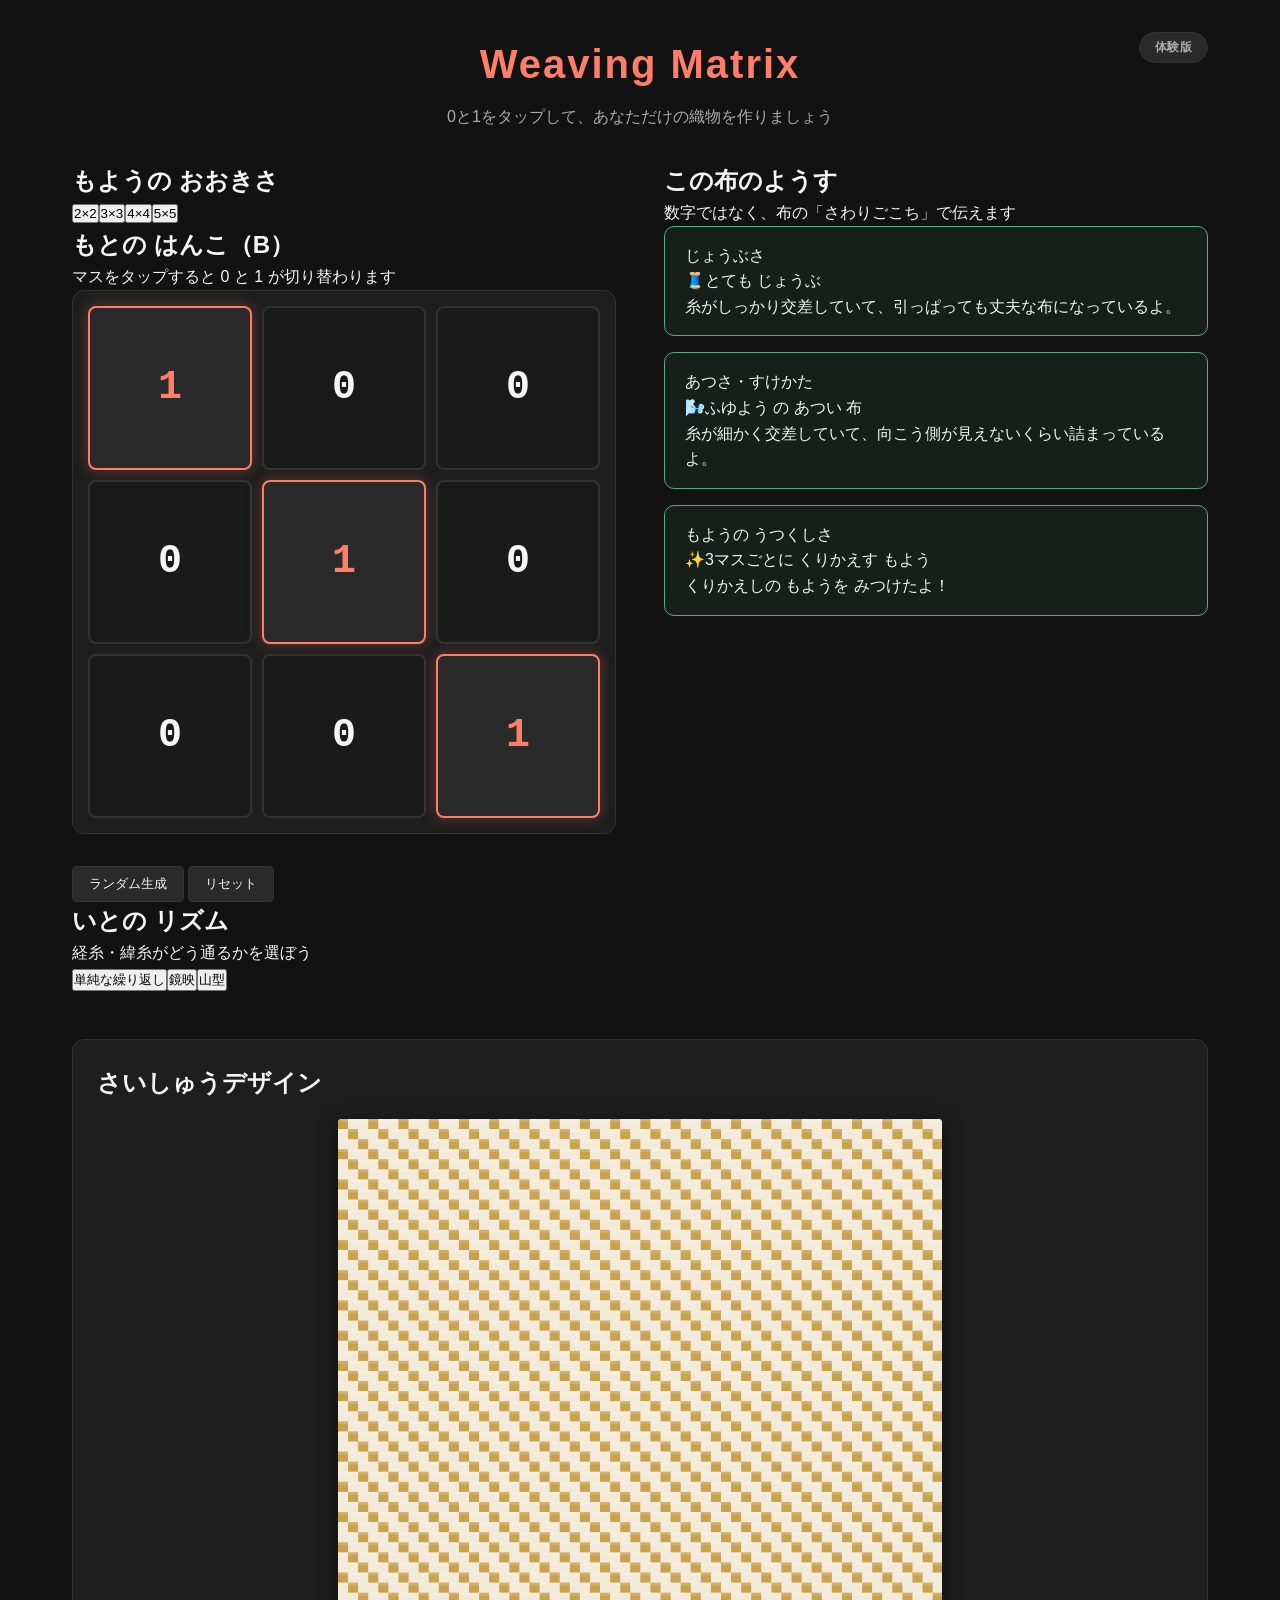
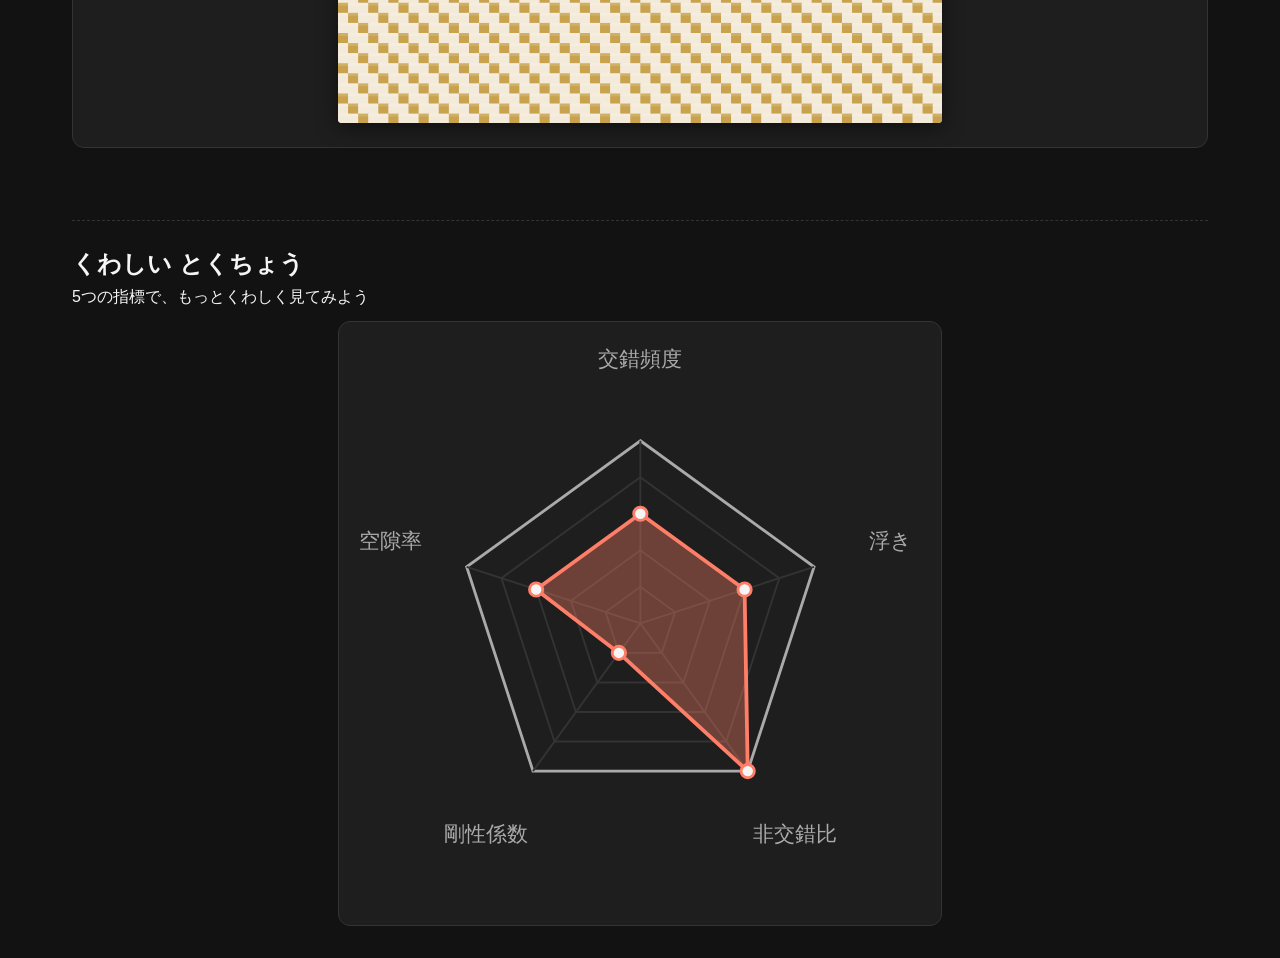
<file: index.html>
<!DOCTYPE html>
<html lang="ja">
<head>
  <meta charset="UTF-8">
  <meta name="viewport" content="width=device-width, initial-scale=1.0">
  <title>Weaving Matrix - 行列織物シミュレーター</title>

  <!-- CSSの読み込み -->
  <link rel="stylesheet" href="css/layout.css">
  <link rel="stylesheet" href="css/components.css">
  <link rel="stylesheet" href="css/animations.css">
  <link rel="stylesheet" href="css/style.css">
</head>
<body>
  <div class="app-container">

    <!-- ヘッダー部分 -->
    <header class="app-header">
      <!-- 現在のモード表示（体験版/展示モード）: app.jsのsetupModeBadge()がテキストを設定 -->
      <span id="mode-badge" class="mode-badge"></span>
      <h1>Weaving Matrix</h1>
      <p>0と1をタップして、あなただけの織物を作りましょう</p>
    </header>

    <!-- メインコンテンツ -->
    <main class="main-content">

      <!-- 左側：入力パネル -->
      <section class="left-panel">

        <h2>もようの おおきさ</h2>
        <!-- サイズ選択ボタン（2x2, 3x3, 4x4, 5x5）: MatrixInputUI.js が動的生成 -->
        <div id="size-tabs" class="size-tabs"></div>

        <h2>もとの はんこ（B）</h2>
        <p class="hint-text">マスをタップすると 0 と 1 が切り替わります</p>
        <!-- Bのマス目: MatrixInputUI.js が動的生成 -->
        <div id="matrix-grid" class="matrix-grid"></div>

        <!-- ランダム生成・リセットボタン -->
        <div class="button-row">
          <button id="btn-random" class="btn-secondary">ランダム生成</button>
          <button id="btn-reset" class="btn-secondary">リセット</button>
        </div>

        <h2>いとの リズム</h2>
        <p class="hint-text">経糸・緯糸がどう通るかを選ぼう</p>
        <!-- パターン選択（ストレート/鏡映/山型）: MatrixInputUI.js が動的生成 -->
        <div id="pattern-tabs" class="pattern-tabs"></div>

      </section>

      <!-- 右側：織物評価 -->
      <section class="right-panel">
        <div class="evaluation-section">
          <h2>この布のようす</h2>
          <p class="hint-text">数字ではなく、布の「さわりごこち」で伝えます</p>

          <!-- じょうぶさ -->
          <div id="strengthCard" class="fabric-card">
            <div class="label">じょうぶさ</div>
            <div class="state"><span class="icon">🧵</span><span id="strengthText">かんせいを まってね</span></div>
            <div class="sub" id="strengthSub"></div>
          </div>

          <!-- あつさ・すけかた -->
          <div id="densityCard" class="fabric-card">
            <div class="label">あつさ・すけかた</div>
            <div class="state"><span class="icon">🌬️</span><span id="densityText">かんせいを まってね</span></div>
            <div class="sub" id="densitySub"></div>
          </div>

          <!-- もようの うつくしさ -->
          <div id="beautyCard" class="fabric-card">
            <div class="label">もようの うつくしさ</div>
            <div class="state"><span class="icon">✨</span><span id="beautyText">かんせいを まってね</span></div>
            <div class="sub sparkle" id="beautySparkle">くりかえしの もようを みつけたよ！</div>
          </div>

        </div>
      </section>

      <section class="visualization-section" aria-labelledby="design-heading">
        <h2 id="design-heading">さいしゅうデザイン</h2>
        <div class="canvas-wrapper">
          <canvas id="weaveCanvas"></canvas>
        </div>
      </section>

      <section class="radar-chart-section" aria-labelledby="radar-heading">
        <h2 id="radar-heading">くわしい とくちょう</h2>
        <p class="hint-text">5つの指標で、もっとくわしく見てみよう</p>
        <div id="radar-chart" class="radar-chart-container"></div>
        <div class="action-buttons">
          <button id="btn-save" class="primary-btn">作品を保存</button>
          <button id="btn-print" class="primary-btn secondary-action" disabled>印刷</button>
        </div>
      </section>

    </main>
  </div>

  <!-- 通知用ポップアップ（非表示） -->
  <div id="notification" class="notification hidden">
    <span id="notificationMessage">処理中...</span>
  </div>

  <!-- 印刷用の一時レイアウト領域（画面には表示されない。PrintManager.jsが動的に生成） -->
  <div id="printArea" class="hidden-print"></div>

  <!-- JavaScriptの読み込み -->
  <!-- 外部ライブラリ（QRコード生成用・印刷カードで使用） -->
  <script src="js/utils/qrcode.min.js"></script>
  <!-- メインスクリプト（モジュールとして読み込み） -->
  <script type="module" src="js/app.js"></script>
</body>
</html>
</file>
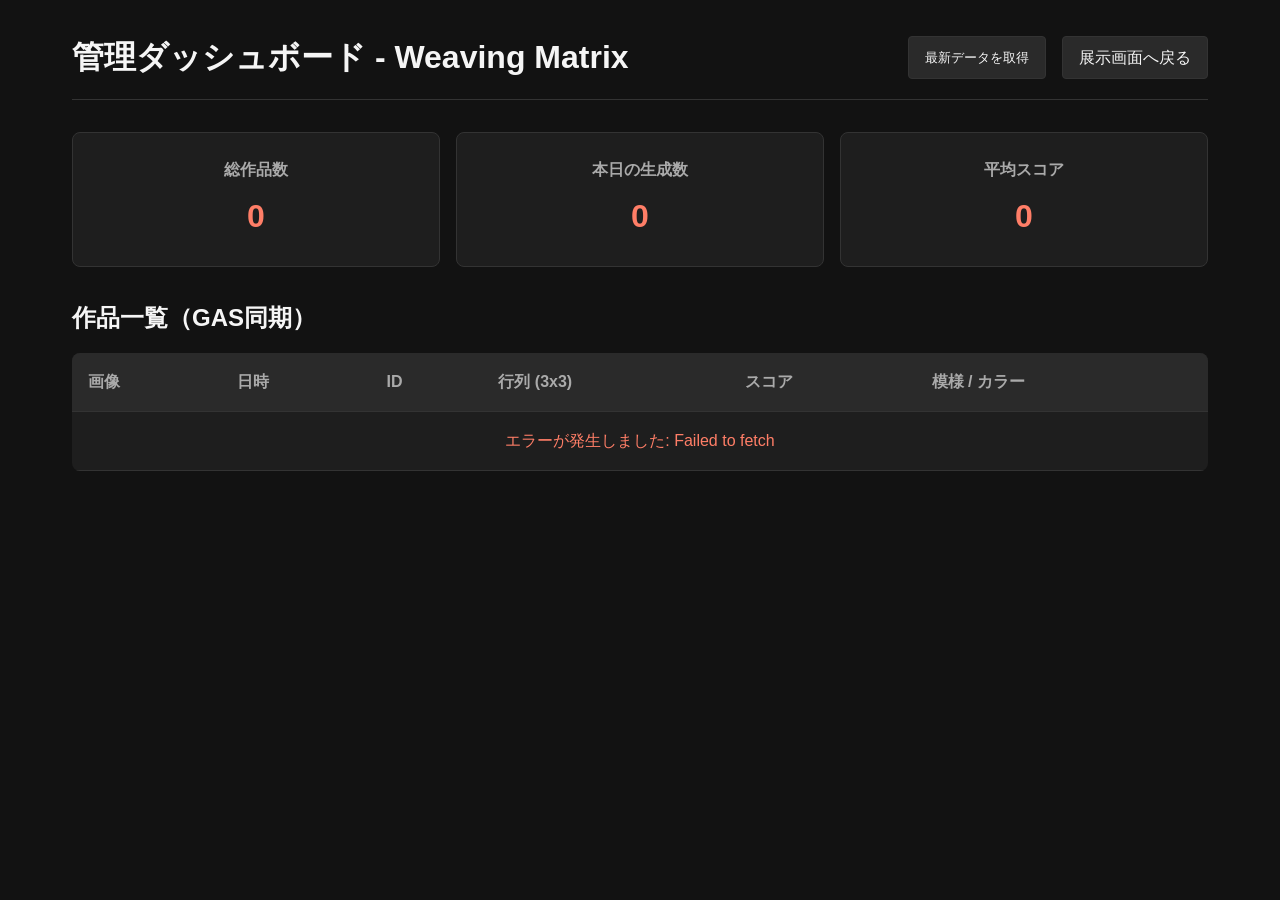
<file: admin.html>
<!DOCTYPE html>
<html lang="ja">
<head>
  <meta charset="UTF-8">
  <meta name="viewport" content="width=device-width, initial-scale=1.0">
  <title>管理ダッシュボード - Weaving Matrix</title>
  
  <!-- CSSの読み込み (展示画面と共通のコンポーネントも利用) -->
  <link rel="stylesheet" href="css/layout.css">
  <link rel="stylesheet" href="css/components.css">
  <link rel="stylesheet" href="css/style.css">
  
  <style>
    /* 管理画面特有の簡易スタイル（必要に応じてcssに分離） */
    .admin-container {
      padding: 2rem;
      max-width: 1200px;
      margin: 0 auto;
      color: var(--text-main);
    }
    .admin-header {
      display: flex;
      justify-content: space-between;
      align-items: center;
      margin-bottom: 2rem;
      padding-bottom: 1rem;
      border-bottom: 1px solid var(--border-color);
    }
    .admin-stats {
      display: grid;
      grid-template-columns: repeat(auto-fit, minmax(200px, 1fr));
      gap: 1rem;
      margin-bottom: 2rem;
    }
    .stat-card {
      background: var(--bg-panel);
      padding: 1.5rem;
      border-radius: 8px;
      border: 1px solid var(--border-color);
      text-align: center;
    }
    .stat-card h3 { font-size: 1rem; color: var(--text-sub); }
    .stat-card p { font-size: 2rem; font-weight: bold; color: var(--accent-primary); margin-top: 0.5rem; }
    
    .admin-table {
      width: 100%;
      border-collapse: collapse;
      background: var(--bg-panel);
      border-radius: 8px;
      overflow: hidden;
    }
    .admin-table th, .admin-table td {
      padding: 1rem;
      text-align: left;
      border-bottom: 1px solid var(--border-color);
    }
    .admin-table th {
      background: var(--bg-panel-hover);
      color: var(--text-sub);
    }
    .admin-table tr:hover { background: rgba(255,255,255,0.05); }
    .thumbnail {
      width: 50px;
      height: 50px;
      object-fit: cover;
      border-radius: 4px;
    }
    .nav-buttons {
      display: flex;
      gap: 1rem;
    }
  </style>
</head>
<body class="admin-body">
  <div class="admin-container">
    
    <!-- ヘッダー -->
    <header class="admin-header">
      <h1>管理ダッシュボード - Weaving Matrix</h1>
      <div class="nav-buttons">
        <button id="refreshBtn" class="btn-secondary">最新データを取得</button>
        <a href="index.html" class="btn-secondary" style="text-decoration: none; text-align: center;">展示画面へ戻る</a>
      </div>
    </header>

    <!-- メインコンテンツ -->
    <main>
      <!-- 統計情報 -->
      <section class="admin-stats">
        <div class="stat-card">
          <h3>総作品数</h3>
          <p id="totalWorksCount">0</p>
        </div>
        <div class="stat-card">
          <h3>本日の生成数</h3>
          <p id="todayWorksCount">0</p>
        </div>
        <div class="stat-card">
          <h3>平均スコア</h3>
          <p id="averageScore">0</p>
        </div>
      </section>

      <!-- ギャラリー / データテーブル -->
      <section class="admin-gallery">
        <h2>作品一覧（GAS同期）</h2>
        <div style="overflow-x: auto; margin-top: 1rem;">
          <table class="admin-table">
            <thead>
              <tr>
                <th>画像</th>
                <th>日時</th>
                <th>ID</th>
                <th>行列 (3x3)</th>
                <th>スコア</th>
                <th>模様 / カラー</th>
              </tr>
            </thead>
            <tbody id="worksTableBody">
              <tr>
                <td colspan="6" style="text-align: center; color: var(--text-sub);">
                  「最新データを取得」ボタンを押してGASからデータをロードしてください。
                </td>
              </tr>
            </tbody>
          </table>
        </div>
      </section>
    </main>

  </div>

  <!-- 管理画面用スクリプトの読み込み -->
  <script type="module">
    import { AdminUI } from './js/components/AdminUI.js';
    document.addEventListener('DOMContentLoaded', () => {
      // AdminUIの初期化 (後ほど⑤で実装します)
      const adminUI = new AdminUI();
    });
  </script>
</body>
</html>
</file>
<file: css/layout.css>
/*
 * layout.css
 * アプリケーション全体のレイアウト、CSS変数（テーマカラー）、ベーススタイルを定義
 */

/* =========================================================
   CSS変数 (テーマ設定)
========================================================= */
:root {
  /* 背景色 */
  --bg-base: #121212;
  --bg-panel: #1e1e1e;
  --bg-panel-hover: #2a2a2a;
  
  /* テキストカラー */
  --text-main: #f5f5f5;
  --text-sub: #aaaaaa;
  
  /* アクセントカラー (サイエンスミュージアム風のオレンジ/コーラル系) */
  --accent-primary: #ff7e67;
  --accent-secondary: #00b4d8;
  
  /* 枠線など */
  --border-color: #333333;
}

/* =========================================================
   ベーススタイル (Reset & Base)
========================================================= */
* {
  box-sizing: border-box;
  margin: 0;
  padding: 0;
}

html {
  min-width: 0;
  min-height: 100%;
  overflow-x: hidden;
}

body {
  font-family: 'Helvetica Neue', Arial, 'Hiragino Kaku Gothic ProN', 'Hiragino Sans', Meiryo, sans-serif;
  background-color: var(--bg-base);
  color: var(--text-main);
  line-height: 1.6;
  min-height: 100vh;
  min-width: 0;
  overflow-x: hidden;
  overflow-y: auto;
}

/* =========================================================
   メインレイアウト (App Layout)
========================================================= */
.app-container {
  width: min(1200px, 100%);
  margin: 0 auto;
  padding: 2rem;
  display: flex;
  flex-direction: column;
  min-height: 100vh;
}

.app-header {
  position: relative; /* .mode-badge を右上に絶対配置するための基準 */
  text-align: center;
  margin-bottom: 2rem;
}

.app-header h1 {
  font-size: 2.5rem;
  color: var(--accent-primary);
  margin-bottom: 0.5rem;
  letter-spacing: 2px;
}

.app-header p {
  color: var(--text-sub);
  font-size: 1rem;
}

/* 2カラムレイアウト (PC表示) */
.main-content {
  display: grid;
  grid-template-columns: repeat(2, minmax(0, 1fr));
  gap: 3rem;
  flex: 1;
  align-items: start;
}

/* 左側パネル (入力) / 右側パネル (結果) */
.left-panel, .right-panel {
  display: flex;
  flex-direction: column;
  min-width: 0;
}

/* =========================================================
   キャンバスエリア (Canvas Area)
========================================================= */
.visualization-section {
  grid-column: 1 / -1;
  background: var(--bg-panel);
  padding: 1.5rem;
  border-radius: 12px;
  border: 1px solid var(--border-color);
  margin: 0;
  display: flex;
  flex-direction: column;
  justify-content: center;
  align-items: center;
}

.canvas-wrapper {
  width: 100%;
  max-width: 960px;
  margin-inline: auto;
  /* 正方形を維持 */
  aspect-ratio: 1 / 1;
  background-color: #ffffff;
  border-radius: 4px;
  overflow: auto;
  box-shadow: 0 4px 20px rgba(0, 0, 0, 0.5);
  position: relative;
}

#weaveCanvas {
  width: 100%;
  height: 100%;
  display: block;
}

/* =========================================================
   印刷用非表示領域
========================================================= */
.hidden-print {
  display: none !important;
}

/* =========================================================
   レスポンシブデザイン (スマホ・タブレット対応)
========================================================= */
@media (max-width: 850px) {
  .app-container {
    padding: 1rem;
  }

  .main-content {
    grid-template-columns: 1fr; /* 1カラム（縦並び）に変更 */
    gap: 2rem;
  }

  .app-header h1 {
    font-size: 2rem;
  }

  .action-buttons {
    grid-template-columns: 1fr;
    gap: 0;
  }
}

.visualization-section h2 {
  align-self: flex-start;
  margin-bottom: 1rem;
}

.radar-chart-section {
  grid-column: 1 / -1;
}

.action-buttons {
  display: grid;
  /* auto-fit: 印刷ボタンがdisplay:noneで消えている場合(通常モード)は
     自動的に1列(全幅)になり、レイアウトが崩れない */
  grid-template-columns: repeat(auto-fit, minmax(160px, 1fr));
  gap: 1rem;
}

.action-buttons .primary-btn {
  margin-top: 1.25rem;
}

.secondary-action {
  background-color: var(--accent-secondary);
}

.secondary-action:hover:not(:disabled) {
  background-color: #0098b8;
}

.primary-btn:disabled {
  cursor: not-allowed;
  opacity: 0.55;
}

/* =========================================================
   レスポンシブデザイン (ノートPC・デスクトップ向け最適化)
   ※ レイアウトの縦積み構造(見出し→入力/評価パネル→キャンバス→
   　 レーダーチャート)自体は変更しない。横幅1100px以上では、
   　 「さいしゅうデザイン」(キャンバス)と「くわしい とくちょう」
   　 (レーダーチャート)を実寸16cm四方で表示する。
   　 行列パネル(.matrix-grid)と評価カード(.fabric-card)は、
   　 このレスポンシブ対応を入れる前の初期状態のサイズのまま
   　 (このブロックでは一切上書きしない)。
========================================================= */
@media (min-width: 1100px) {
  /* CSSのcm単位は1cm=96px/2.54で解決される(印刷スタイルのmm指定と同じ考え方) */
  .canvas-wrapper {
    max-width: 16cm;
  }

  .radar-chart-container {
    max-width: 16cm;
    margin-inline: auto;
  }
}
</file>
<file: css/components.css>
/*
 * components.css
 * ボタン、入力マス、パネルなど、独立したUI部品のスタイルを定義
 */

/* =========================================================
   モード表示バッジ (体験版 / 展示モード)
   ※ app.js の setupModeBadge() がテキストと
   　 .mode-badge--festival の付与を制御する。
========================================================= */
.mode-badge {
  position: absolute;
  top: 0;
  right: 0;
  display: inline-block;
  padding: 0.3rem 0.9rem;
  border-radius: 999px;
  font-size: 0.75rem;
  font-weight: bold;
  letter-spacing: 0.05em;
  color: var(--text-sub, #aaa);
  background: var(--bg-panel-hover, #2a2a2a);
  border: 1px solid var(--border-color, #333);
  white-space: nowrap;
}

.mode-badge--festival {
  color: #fff;
  background: var(--accent-secondary, #00b4d8);
  border-color: var(--accent-secondary, #00b4d8);
}

/* =========================================================
   ボタン (Buttons)
========================================================= */
.primary-btn {
  display: block;
  width: 100%;
  padding: 1rem;
  background-color: var(--accent-primary, #ff7e67);
  color: #fff;
  border: none;
  border-radius: 8px;
  font-size: 1.1rem;
  font-weight: bold;
  cursor: pointer;
  transition: background-color 0.3s ease, transform 0.1s ease;
  box-shadow: 0 4px 6px rgba(0, 0, 0, 0.1);
  margin-top: 1.5rem;
}

.primary-btn:hover {
  background-color: #ff664b;
}

.primary-btn:active {
  transform: translateY(2px);
  box-shadow: 0 2px 4px rgba(0, 0, 0, 0.1);
}

.btn-secondary {
  padding: 0.5rem 1rem;
  background-color: var(--bg-panel-hover, #333);
  color: var(--text-main, #fff);
  border: 1px solid var(--border-color, #444);
  border-radius: 4px;
  cursor: pointer;
  transition: all 0.2s;
}

.btn-secondary:hover {
  background-color: #444;
  border-color: #666;
}

/* =========================================================
   マトリックス入力マス (Matrix Grid)
   ※ MatrixInputUI.js が <button class="matrix-cell"> を動的生成
   　 タップで 0 ⇔ 1 を切り替えるトグルボタンとして使用
========================================================= */
.matrix-grid {
  display: grid;
  grid-template-columns: repeat(3, 1fr);
  gap: 10px;
  margin-bottom: 2rem;
  background: var(--bg-panel, #222);
  padding: 15px;
  border-radius: 12px;
  border: 1px solid var(--border-color, #333);
}

.matrix-cell {
  /* <button> のブラウザデフォルトスタイルをリセット */
  appearance: none;
  outline: none;
  font-family: 'Courier New', monospace;

  background-color: #1a1a1a;
  border: 2px solid #333;
  border-radius: 8px;
  aspect-ratio: 1 / 1;
  width: 100%;
  display: flex;
  justify-content: center;
  align-items: center;
  font-size: 2.5rem;
  font-weight: bold;
  color: var(--text-main, #fff);
  cursor: pointer;
  transition: all 0.2s ease;
  user-select: none; /* タップ連打時のテキスト選択を防止 */
}

.matrix-cell:hover {
  border-color: #555;
  background-color: #2a2a2a;
}

.matrix-cell:active {
  transform: scale(0.95);
}

/* 値が1のマス（選択中扱い） */
.matrix-cell.active {
  border-color: var(--accent-primary, #ff7e67);
  box-shadow: 0 0 15px rgba(255, 126, 103, 0.3);
  background-color: #2a2a2a;
  color: var(--accent-primary, #ff7e67);
}

/* =========================================================
   評価カード (Fabric Cards)
   ※ EngineeringEvaluator.js が生成する評価結果を、app.js の
   　 applyCardInfo() / applyBeautyCard() が反映する先。
   　 #strengthCard / #densityCard(#thicknessカード) / #beautyCard
   　 のclassNameとして 'fabric-card' [+ ' good' | ' warn'] が
   　 動的に設定される（stateが'neutral'のときは無印のまま）。
   　 PrintManager.js の印刷レイアウトでも同じクラスを再利用している
   　 （@media print側で色を上書きするため、style.css も参照）。
========================================================= */
.fabric-card {
  background: var(--bg-panel, #222);
  border: 1px solid var(--border-color, #333);
  border-radius: 10px;
  padding: 1rem 1.25rem;
  margin-bottom: 1rem;
  transition: border-color 0.3s ease, background-color 0.3s ease;
}

.fabric-card:last-child {
  margin-bottom: 0;
}

/* 良好な状態（じょうぶ・くりかえし模様あり、など） */
.fabric-card.good {
  border-color: #4caf7d;
  background-color: rgba(76, 175, 125, 0.08);
}

/* 注意を促したい状態（浮きがある・透けやすい、など） */
.fabric-card.warn {
  border-color: var(--accent-primary, #ff7e67);
  background-color: rgba(255, 126, 103, 0.08);
}

/* うつくしさカードの「くりかえしを検出した」ときのキラキラ演出
   ※ 実際の対象要素(id="beautySparkle")がindex.html側でどのタグ・
     初期classを持つか未確認のため、id直下への状態クラス付与という
     最小限の前提のみで書いている。見た目が想定と違う場合はindex.html
     を共有してほしい。 */
#beautySparkle {
  display: inline-block;
  opacity: 0;
  transform: scale(0.6);
  transition: opacity 0.3s ease, transform 0.3s ease;
}

#beautySparkle.show {
  opacity: 1;
  transform: scale(1);
}

/* =========================================================
   レーダーチャート (Radar Chart)
   ※ RadarChartUI.js が <svg class="radar-chart-svg"> を動的生成し、
   　 #radar-chart コンテナに差し込む。RadarEvaluator.js が算出する
   　 5指標（交錯頻度・浮き・非交錯比・剛性係数・空隙率）の1〜5スコアを
   　 レーダー状に可視化する（じょうぶさ等の文言カードとは別枠の、
   　 より詳しい数値情報として提供する）。
========================================================= */
.radar-chart-section {
  margin-top: 1.5rem;
  padding-top: 1.5rem;
  border-top: 1px dashed var(--border-color, #333);
}

.radar-chart-container {
  background: var(--bg-panel, #222);
  border: 1px solid var(--border-color, #333);
  border-radius: 12px;
  padding: 1rem;
  margin-top: 0.75rem;
}

.radar-chart-svg {
  width: 100%;
  height: auto;
  display: block;
}

.radar-grid-ring {
  fill: none;
  stroke: var(--border-color, #333);
  stroke-width: 1;
}

.radar-grid-outer {
  stroke: var(--text-sub, #aaa);
  stroke-width: 1.5;
}

.radar-axis-line {
  stroke: var(--border-color, #333);
  stroke-width: 1;
}

.radar-data-shape {
  fill-opacity: 0.35;
  stroke-width: 2;
  stroke-linejoin: round;
}

.radar-data-dot {
  fill: var(--text-main, #fff);
  stroke: var(--accent-primary, #ff7e67);
  stroke-width: 1.5;
}

.radar-axis-label {
  fill: var(--text-sub, #aaa);
  font-size: 11px;
}

/* =========================================================
   評価パネルの部品 (Evaluation Stats)
   ※ 行列式時代のスコアバー表示。現行UIのfabric-cardとは別物だが、
   　 他画面（admin.html等）で使う可能性を考慮し、当面は残している。
========================================================= */
.score-container {
  margin-bottom: 2rem;
  display: flex;
  flex-direction: column;
  gap: 8px;
}

.score-label {
  font-size: 0.9rem;
  color: var(--text-sub, #aaa);
}

.score-bar-bg {
  width: 100%;
  height: 12px;
  background-color: #333;
  border-radius: 6px;
  overflow: hidden;
  position: relative;
}

.score-bar-fill {
  height: 100%;
  width: 0%; /* JSで制御 */
  background-color: var(--accent-primary, #ff7e67);
  border-radius: 6px;
}

.score-value {
  text-align: right;
  font-size: 1.2rem;
  font-weight: bold;
  color: var(--accent-primary, #ff7e67);
}

.stats-grid {
  display: grid;
  grid-template-columns: repeat(3, 1fr);
  gap: 10px;
  margin-bottom: 1.5rem;
}

.stat-box {
  background: var(--bg-panel, #222);
  padding: 1rem 0.5rem;
  border-radius: 8px;
  text-align: center;
  border: 1px solid var(--border-color, #333);
}

.stat-title {
  display: block;
  font-size: 0.8rem;
  color: var(--text-sub, #aaa);
  margin-bottom: 0.5rem;
}

.stat-value {
  display: block;
  font-size: 1.5rem;
  font-weight: bold;
  color: var(--text-main, #fff);
}

/* =========================================================
   通知ポップアップ (Notification Toast)
========================================================= */
.notification {
  position: fixed;
  bottom: 30px;
  left: 50%;
  transform: translateX(-50%);
  background-color: rgba(0, 0, 0, 0.85);
  color: #fff;
  padding: 12px 24px;
  border-radius: 30px;
  font-size: 1rem;
  box-shadow: 0 4px 15px rgba(0, 0, 0, 0.3);
  z-index: 1000;
  border: 1px solid var(--accent-primary, #ff7e67);
  display: none; /* 初期状態はJS/animationsで制御 */
}

/* =========================================================
   ギャラリーカード (Admin/Gallery)
========================================================= */
.gallery-card {
  background: var(--bg-panel, #222);
  border: 1px solid var(--border-color, #333);
  border-radius: 12px;
  overflow: hidden;
  display: flex;
  flex-direction: column;
}

.gallery-img {
  width: 100%;
  height: 200px;
  object-fit: cover;
  background-color: #fff;
}

.gallery-info {
  padding: 1rem;
}

.gallery-info h3 {
  margin: 0 0 0.5rem 0;
  font-size: 1.1rem;
}

.gallery-info p {
  margin: 0;
  font-size: 0.9rem;
  color: var(--text-sub, #aaa);
  line-height: 1.4;
}
</file>
<file: css/animations.css>
/*
 * animations.css
 * アプリケーション全体のアニメーション（キーフレーム）とトランジションを定義
 */

/* =========================================================
   フェードイン / フェードアウト
========================================================= */
@keyframes fadeIn {
  from {
    opacity: 0;
    transform: translateY(10px);
  }
  to {
    opacity: 1;
    transform: translateY(0);
  }
}

.fade-in {
  animation: fadeIn 0.4s ease-out forwards;
}

/* =========================================================
   通知（トースト）のアニメーション
========================================================= */
@keyframes slideUp {
  from {
    opacity: 0;
    transform: translate(-50%, 20px);
  }
  to {
    opacity: 1;
    transform: translate(-50%, 0);
  }
}

@keyframes slideDown {
  from {
    opacity: 1;
    transform: translate(-50%, 0);
  }
  to {
    opacity: 0;
    transform: translate(-50%, 20px);
  }
}

/* 通知ポップアップの表示・非表示クラス */
.notification.visible {
  display: block;
  animation: slideUp 0.3s ease-out forwards;
}

.notification.hidden {
  animation: slideDown 0.3s ease-in forwards;
  /* アニメーション終了後に完全に非表示にするためのハック */
  pointer-events: none;
}

/* =========================================================
   キャンバス（織物）のフェード更新
========================================================= */
@keyframes canvasUpdate {
  0% {
    opacity: 0.8;
    filter: brightness(1.2);
  }
  100% {
    opacity: 1;
    filter: brightness(1);
  }
}

.canvas-updated {
  animation: canvasUpdate 0.5s ease-out;
}

/* =========================================================
   スコアバーの伸びるアニメーション
   ※widthはJSで動的に設定されるため、transitionで滑らかに動かす
========================================================= */
.score-bar-fill {
  transition: width 0.8s cubic-bezier(0.25, 1, 0.5, 1), background-color 0.8s ease;
}

/* =========================================================
   ローディングスピナー
========================================================= */
@keyframes spin {
  0% { transform: rotate(0deg); }
  100% { transform: rotate(360deg); }
}

.loading-spinner {
  display: inline-block;
  width: 40px;
  height: 40px;
  border: 4px solid rgba(255, 255, 255, 0.1);
  border-radius: 50%;
  border-top-color: var(--accent-primary, #ff7e67);
  animation: spin 1s ease-in-out infinite;
}
</file>
<file: css/style.css>
@charset "UTF-8";

/*
 * style.css
 * ※以前は3カラムレイアウト時代の設計（.main-grid, .panel, #weave-canvas など）が
 *   混在していましたが、実際のHTML構造（2カラム: .left-panel / .right-panel）と
 *   一致しないため、それらはすべて削除しました。
 * ※印刷用スタイル（@media print）は、行列式・スコア方式時代の
 *   .print-score / .print-stars を廃止し、PrintManager.js（新データ形式対応版）が
 *   生成する .print-eval-* / .print-seed* に合わせて更新しました。
 */

/* =========================================
   ベース調整
   ========================================= */
body {
  /* 展示端末向けの「スクロール禁止」指定は撤去しました
     （3大問題の1つ「スクロールできない」の直接原因だったため） */
  user-select: none; /* テキスト選択禁止（UI操作性向上のため維持） */
}

/* =========================================
   Print Styles (印刷専用レイアウト)
   ※ PrintManager.js が生成する #print-container 以下の
   　 print-card / print-left / print-right などのクラス名と対応
   ========================================= */
@media print {
  /* 画面用のUIをすべて非表示 */
  body > *:not(.print-only) {
    display: none !important;
  }

  /* 印刷用の設定 (A5横サイズ) */
  @page {
    size: A5 landscape;
    margin: 0;
  }

  body {
    background: #fff; /* 印刷時は白背景 */
    color: #000;
  }

  .print-only {
    display: block;
    width: 210mm;
    height: 148mm;
    overflow: hidden;
  }

  .print-card {
    display: grid;
    grid-template-columns: minmax(0, 0.9fr) minmax(0, 1.1fr);
    width: 100%;
    height: 100%;
    padding: 7mm;
    box-sizing: border-box;
    gap: 5mm;
  }

  /* -----------------------------------------
     左側: 完成デザイン画像 + たね(B行列)ミニビジュアル
     ※ 画像1枚だけを前提にした縦横100%指定から、
       「画像(可変) + B行列(固定高さの footer)」の縦積みに変更
  ----------------------------------------- */
  .print-left {
    flex: 1;
    display: flex;
    flex-direction: column;
    align-items: center;
    border-radius: 4mm;
    overflow: hidden;
    background: #f0f0f0;
  }

  .print-image {
    flex: 1;
    min-height: 0;
    width: 100%;
    object-fit: cover;
  }

  .print-seed {
    flex-shrink: 0;
    width: 100%;
    padding: 2mm 0;
    text-align: center;
    background: #f0f0f0;
    box-sizing: border-box;
  }

  .print-seed-label {
    font-size: 6pt;
    color: #666;
    margin-bottom: 1mm;
  }

  .print-seed-grid {
    justify-content: center;
    margin: 0 auto;
  }

  /* -----------------------------------------
     右側: タイトル・メタ情報・評価カード・QR
  ----------------------------------------- */
  .print-right {
    display: grid;
    grid-template-rows: auto auto 1fr auto;
    gap: 2mm;
    min-width: 0;
  }

  .print-title {
    font-size: 14pt;
    font-weight: bold;
    border-bottom: 1px solid #000;
    padding-bottom: 2mm;
    margin-bottom: 2mm;
  }

  .print-meta p {
    font-size: 9pt;
    margin-bottom: 1mm;
    line-height: 1.3;
  }

  /* 評価3カード（じょうぶさ・あつさ/すけかた・うつくしさ）
     ※ メイン画面の .fabric-card を印刷でも再利用しているため、
       ここで白背景の印刷レイアウト向けに上書きしている */
  .print-eval {
    display: flex;
    flex-direction: column;
    gap: 1.5mm;
  }

  .print-eval-card.fabric-card {
    background: #f8f8f8;
    border: 1px solid #ddd;
    border-radius: 2mm;
    padding: 1.5mm 2mm;
    margin-bottom: 0; /* 画面用の margin-bottom を印刷では無効化し、gapで間隔を取る */
  }

  .print-eval-card.fabric-card.good {
    border-color: #4caf7d;
    background: #eef8f2;
  }

  .print-eval-card.fabric-card.warn {
    border-color: #ff7e67;
    background: #fff1ee;
  }

  .print-eval-label {
    font-size: 6pt;
    color: #888;
    margin-bottom: 0.5mm;
  }

  .print-eval-text {
    font-size: 8.5pt;
    font-weight: bold;
    color: #000;
  }

  .print-eval-sub {
    font-size: 6.5pt;
    color: #555;
    margin-top: 0.5mm;
    line-height: 1.3;
  }

  .print-eval-sparkle {
    margin-left: 1mm;
  }

  .print-qr {
    display: grid;
    grid-template-columns: 25mm 1fr;
    column-gap: 2mm;
    align-items: center;
    justify-self: end;
  }

  #qr-code-box {
    width: 25mm;
    height: 25mm;
  }

  #qr-code-box img {
    width: 100%;
    height: 100%;
  }

  .qr-hint {
    font-size: 7pt;
    color: #666;
  }

  .print-id {
    font-size: 7pt;
    color: #999;
  }

  .print-summary {
    display: grid;
    grid-template-columns: minmax(0, 1fr) 58mm;
    gap: 3mm;
    min-height: 0;
    align-items: center;
  }

  .print-radar {
    border: 1px solid #ddd;
    border-radius: 2mm;
    padding: 1mm;
  }

  .print-radar-title {
    font-size: 7pt;
    font-weight: bold;
    text-align: center;
  }

  .print-radar .radar-chart-svg {
    width: 100%;
    height: auto;
  }

  .print-radar .radar-axis-label {
    fill: #333;
    font-size: 8px;
  }

  .print-radar .radar-grid-ring,
  .print-radar .radar-axis-line {
    stroke: #999;
  }
}
</file>
